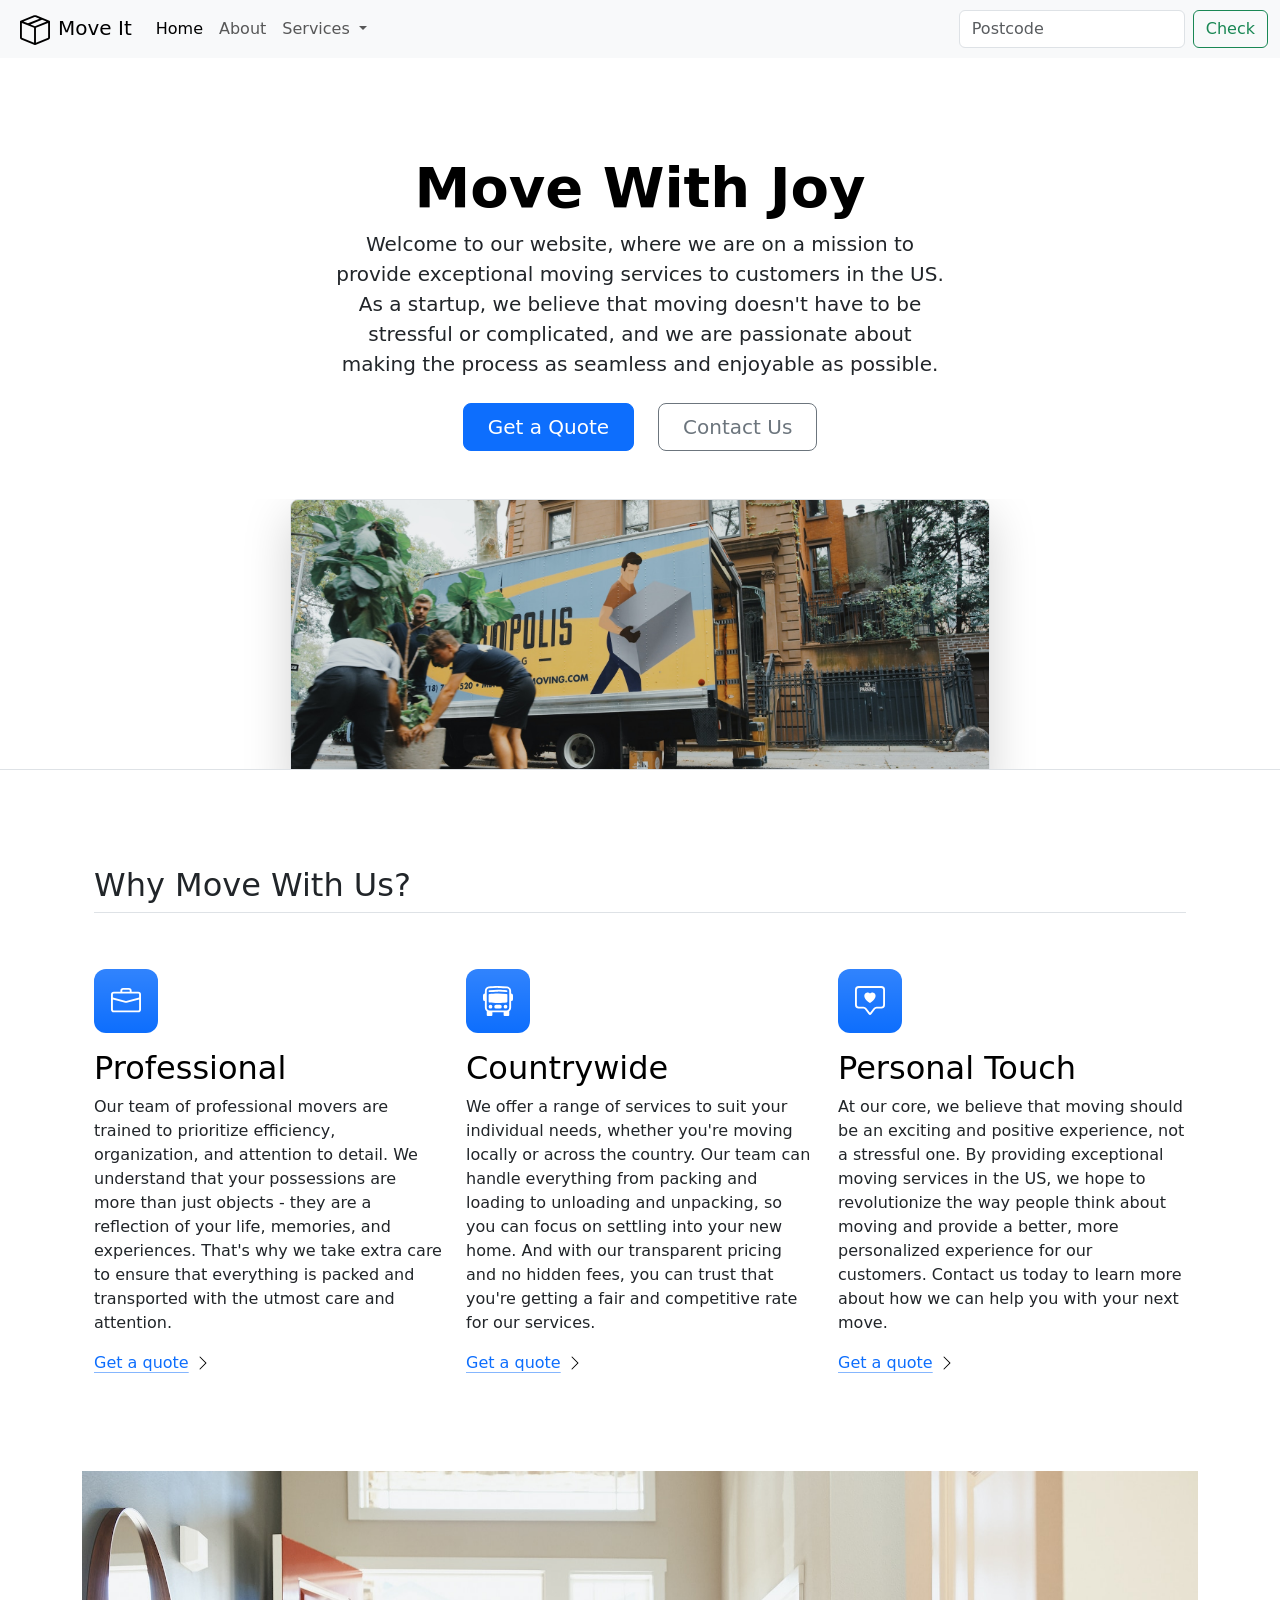
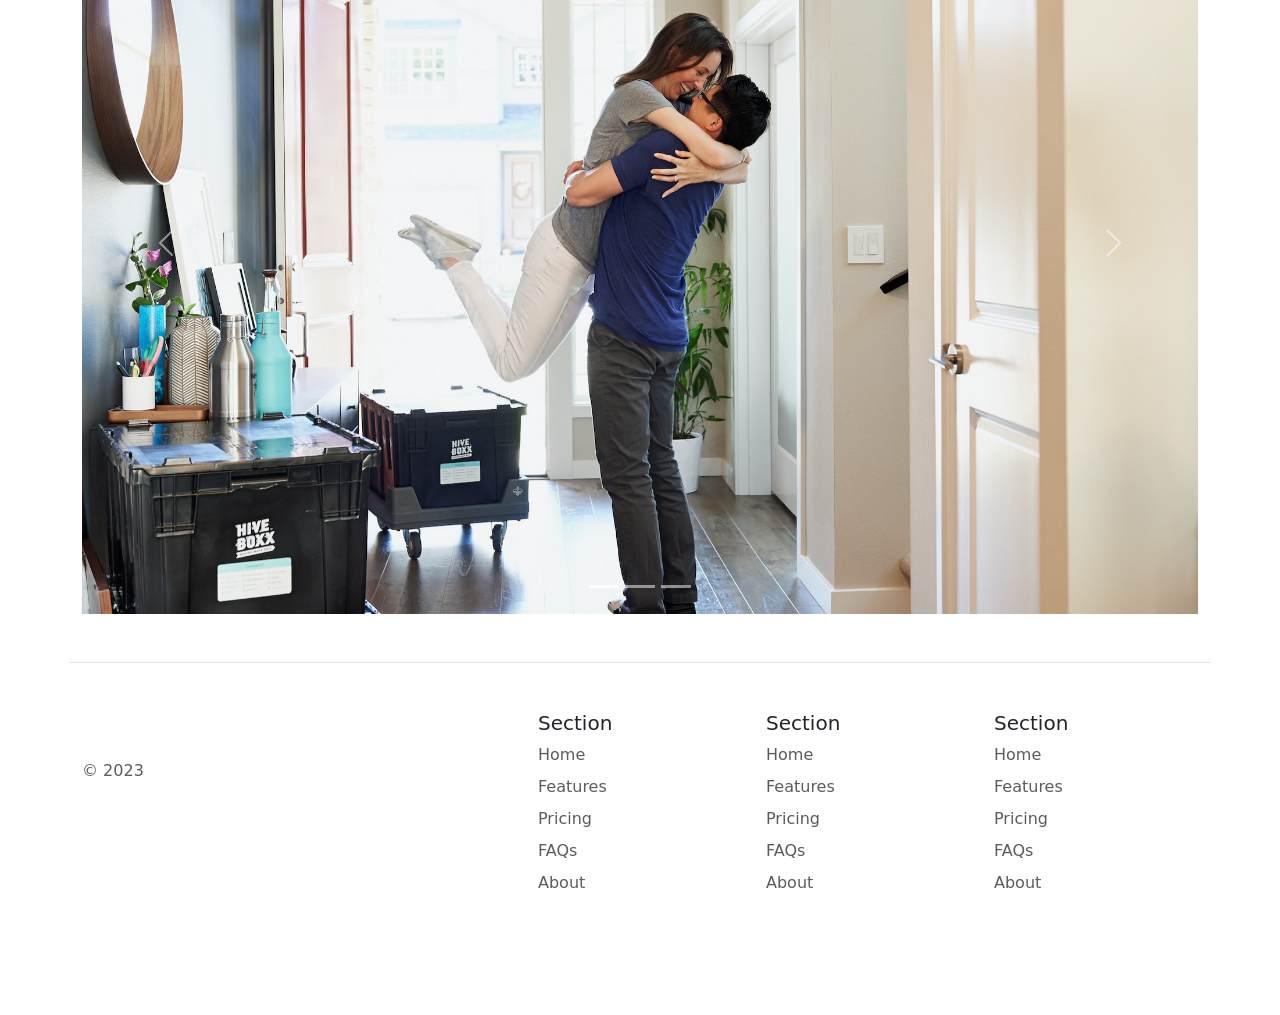
<file: Bootstrap Components/index.html>
<!DOCTYPE html>
<html lang="en" data-bs-theme="light">
  <head>
    <meta charset="UTF-8" />
    <meta name="viewport" content="width=device-width, initial-scale=1.0" />
    <title>Bootstrap Components</title>
    <link
      href="https://cdn.jsdelivr.net/npm/bootstrap@5.3.0-alpha2/dist/css/bootstrap.min.css"
      rel="stylesheet"
      integrity="sha384-aFq/bzH65dt+w6FI2ooMVUpc+21e0SRygnTpmBvdBgSdnuTN7QbdgL+OapgHtvPp"
      crossorigin="anonymous"
    />
    <style>
      .feature-icon {
        width: 4rem;
        height: 4rem;
        border-radius: 0.75rem;
      }
    </style>
  </head>

  <body>
    <nav class="navbar navbar-expand-lg bg-body-tertiary">
      <div class="container-fluid">
        <a class="navbar-brand" href="#"
          ><img  class="mx-2" src="./box-seam.svg" alt="box" height="30" />Move It</a
        >
        <button
          class="navbar-toggler"
          type="button"
          data-bs-toggle="collapse"
          data-bs-target="#navbarSupportedContent"
          aria-controls="navbarSupportedContent"
          aria-expanded="false"
          aria-label="Toggle navigation"
        >
          <span class="navbar-toggler-icon"></span>
        </button>
        <div class="collapse navbar-collapse" id="navbarSupportedContent">
          <ul class="navbar-nav me-auto mb-2 mb-lg-0">
            <li class="nav-item">
              <a class="nav-link active" aria-current="page" href="#">Home</a>
            </li>
            <li class="nav-item">
              <a class="nav-link" href="#">About</a>
            </li>
            <li class="nav-item dropdown">
              <a
                class="nav-link dropdown-toggle"
                href="#"
                role="button"
                data-bs-toggle="dropdown"
                aria-expanded="false"
              >
                Services
              </a>
              <ul class="dropdown-menu">
                <li><a class="dropdown-item" href="#">Action</a></li>
                <li><a class="dropdown-item" href="#">Another action</a></li>
                <li><hr class="dropdown-divider" /></li>
                <li>
                  <a class="dropdown-item" href="#">Something else here</a>
                </li>
              </ul>
            </li>
          </ul>
          <form class="d-flex" role="search">
            <input
              class="form-control me-2"
              type="search"
              placeholder="Postcode"
              aria-label="Search"
            />
            <button class="btn btn-outline-success" type="submit">Check</button>
          </form>
        </div>
      </div>
    </nav>

    <div class="px-4 pt-5 my-5 text-center border-bottom">
      <h1 class="display-4 fw-bold text-body-emphasis">Move With Joy</h1>
      <div class="col-lg-6 mx-auto">
        <p class="lead mb-4">
          Welcome to our website, where we are on a mission to provide
          exceptional moving services to customers in the US. As a startup, we
          believe that moving doesn't have to be stressful or complicated, and
          we are passionate about making the process as seamless and enjoyable
          as possible.
        </p>
        <div class="d-grid gap-2 d-sm-flex justify-content-sm-center mb-5">
          <button type="button" class="btn btn-primary btn-lg px-4 me-sm-3">
            Get a Quote
          </button>
          <button type="button" class="btn btn-outline-secondary btn-lg px-4">
            Contact Us
          </button>
        </div>
      </div>
      <div class="overflow-hidden" style="max-height: 30vh">
        <div class="container px-5">
          <img
            src="./moving-van.jpg"
            class="img-fluid border rounded-3 shadow-lg mb-4"
            alt="Example image"
            width="700"
            height="500"
            loading="lazy"
          />
        </div>
      </div>
    </div>

    <div class="container px-4 py-5" id="featured-3">
      <h2 class="pb-2 border-bottom">Why Move With Us?</h2>
      <div class="row g-4 py-5 row-cols-1 row-cols-lg-3">
        <div class="feature col">
          <div
            class="feature-icon d-inline-flex align-items-center justify-content-center text-bg-primary bg-gradient fs-2 mb-3"
          >
            <img src="./briefcase.svg" alt="briefcase" height="30" />
          </div>
          <h3 class="fs-2 text-body-emphasis">Professional</h3>
          <p>
            Our team of professional movers are trained to prioritize
            efficiency, organization, and attention to detail. We understand
            that your possessions are more than just objects - they are a
            reflection of your life, memories, and experiences. That's why we
            take extra care to ensure that everything is packed and transported
            with the utmost care and attention.
          </p>
          <a href="#" class="icon-link">
            Get a quote
            <img src="./chevron-right.svg" alt="chevron-right" />
          </a>
        </div>

        <div class="feature col">
          <div
            class="feature-icon d-inline-flex align-items-center justify-content-center text-bg-primary bg-gradient fs-2 mb-3"
          >
            <img src="./bus-front.svg" alt="bus-front" height="30" />
          </div>
          <h3 class="fs-2 text-body-emphasis">Countrywide</h3>
          <p>
            We offer a range of services to suit your individual needs, whether
            you're moving locally or across the country. Our team can handle
            everything from packing and loading to unloading and unpacking, so
            you can focus on settling into your new home. And with our
            transparent pricing and no hidden fees, you can trust that you're
            getting a fair and competitive rate for our services.
          </p>
          <a href="#" class="icon-link">
            Get a quote
            <img src="./chevron-right.svg" alt="chevron-right" />
          </a>
        </div>
        <div class="feature col">
          <div
            class="feature-icon d-inline-flex align-items-center justify-content-center text-bg-primary bg-gradient fs-2 mb-3"
          >
            <img
              src="./chat-square-heart.svg"
              alt="chat-square-heart"
              height="30"
            />
          </div>
          <h3 class="fs-2 text-body-emphasis">Personal Touch</h3>
          <p>
            At our core, we believe that moving should be an exciting and
            positive experience, not a stressful one. By providing exceptional
            moving services in the US, we hope to revolutionize the way people
            think about moving and provide a better, more personalized
            experience for our customers. Contact us today to learn more about
            how we can help you with your next move.
          </p>
          <a href="#" class="icon-link">
            Get a quote
            <img src="./chevron-right.svg" alt="chevron-right" />
          </a>
        </div>
      </div>
    </div>

    <div class="container">
      <div id="carouselExampleIndicators" class="carousel slide">
        <div class="carousel-indicators">
          <button
            type="button"
            data-bs-target="#carouselExampleIndicators"
            data-bs-slide-to="0"
            class="active"
            aria-current="true"
            aria-label="Slide 1"
          ></button>
          <button
            type="button"
            data-bs-target="#carouselExampleIndicators"
            data-bs-slide-to="1"
            aria-label="Slide 2"
          ></button>
          <button
            type="button"
            data-bs-target="#carouselExampleIndicators"
            data-bs-slide-to="2"
            aria-label="Slide 3"
          ></button>
        </div>
        <div class="carousel-inner">
          <div class="carousel-item active">
            <img src="./couple.jpg" class="d-block w-100" alt="couple" />
          </div>
          <div class="carousel-item">
            <img src="./dog.jpg" class="d-block w-100" alt="dog" />
          </div>
          <div class="carousel-item">
            <img src="./family.jpg" class="d-block w-100" alt="family" />
          </div>
        </div>
        <button
          class="carousel-control-prev"
          type="button"
          data-bs-target="#carouselExampleIndicators"
          data-bs-slide="prev"
        >
          <span class="carousel-control-prev-icon" aria-hidden="true"></span>
          <span class="visually-hidden">Previous</span>
        </button>
        <button
          class="carousel-control-next"
          type="button"
          data-bs-target="#carouselExampleIndicators"
          data-bs-slide="next"
        >
          <span class="carousel-control-next-icon" aria-hidden="true"></span>
          <span class="visually-hidden">Next</span>
        </button>
      </div>
    </div>

    <div class="container">
      <footer
        class="row row-cols-1 row-cols-sm-2 row-cols-md-5 py-5 my-5 border-top"
      >
        <div class="col mb-3">
          <a
            href="/"
            class="d-flex align-items-center mb-3 link-body-emphasis text-decoration-none"
          >
            <svg class="bi me-2" width="40" height="32">
              <use xlink:href="#bootstrap"></use>
            </svg>
          </a>
          <p class="text-body-secondary">© 2023</p>
        </div>

        <div class="col mb-3"></div>

        <div class="col mb-3">
          <h5>Section</h5>
          <ul class="nav flex-column">
            <li class="nav-item mb-2">
              <a href="#" class="nav-link p-0 text-body-secondary">Home</a>
            </li>
            <li class="nav-item mb-2">
              <a href="#" class="nav-link p-0 text-body-secondary">Features</a>
            </li>
            <li class="nav-item mb-2">
              <a href="#" class="nav-link p-0 text-body-secondary">Pricing</a>
            </li>
            <li class="nav-item mb-2">
              <a href="#" class="nav-link p-0 text-body-secondary">FAQs</a>
            </li>
            <li class="nav-item mb-2">
              <a href="#" class="nav-link p-0 text-body-secondary">About</a>
            </li>
          </ul>
        </div>

        <div class="col mb-3">
          <h5>Section</h5>
          <ul class="nav flex-column">
            <li class="nav-item mb-2">
              <a href="#" class="nav-link p-0 text-body-secondary">Home</a>
            </li>
            <li class="nav-item mb-2">
              <a href="#" class="nav-link p-0 text-body-secondary">Features</a>
            </li>
            <li class="nav-item mb-2">
              <a href="#" class="nav-link p-0 text-body-secondary">Pricing</a>
            </li>
            <li class="nav-item mb-2">
              <a href="#" class="nav-link p-0 text-body-secondary">FAQs</a>
            </li>
            <li class="nav-item mb-2">
              <a href="#" class="nav-link p-0 text-body-secondary">About</a>
            </li>
          </ul>
        </div>

        <div class="col mb-3">
          <h5>Section</h5>
          <ul class="nav flex-column">
            <li class="nav-item mb-2">
              <a href="#" class="nav-link p-0 text-body-secondary">Home</a>
            </li>
            <li class="nav-item mb-2">
              <a href="#" class="nav-link p-0 text-body-secondary">Features</a>
            </li>
            <li class="nav-item mb-2">
              <a href="#" class="nav-link p-0 text-body-secondary">Pricing</a>
            </li>
            <li class="nav-item mb-2">
              <a href="#" class="nav-link p-0 text-body-secondary">FAQs</a>
            </li>
            <li class="nav-item mb-2">
              <a href="#" class="nav-link p-0 text-body-secondary">About</a>
            </li>
          </ul>
        </div>
      </footer>
    </div>

    <script
      src="https://cdn.jsdelivr.net/npm/bootstrap@5.3.3/dist/js/bootstrap.bundle.min.js"
      integrity="sha384-YvpcrYf0tY3lHB60NNkmXc5s9fDVZLESaAA55NDzOxhy9GkcIdslK1eN7N6jIeHz"
      crossorigin="anonymous"
    ></script>
  </body>
</html>
</file>
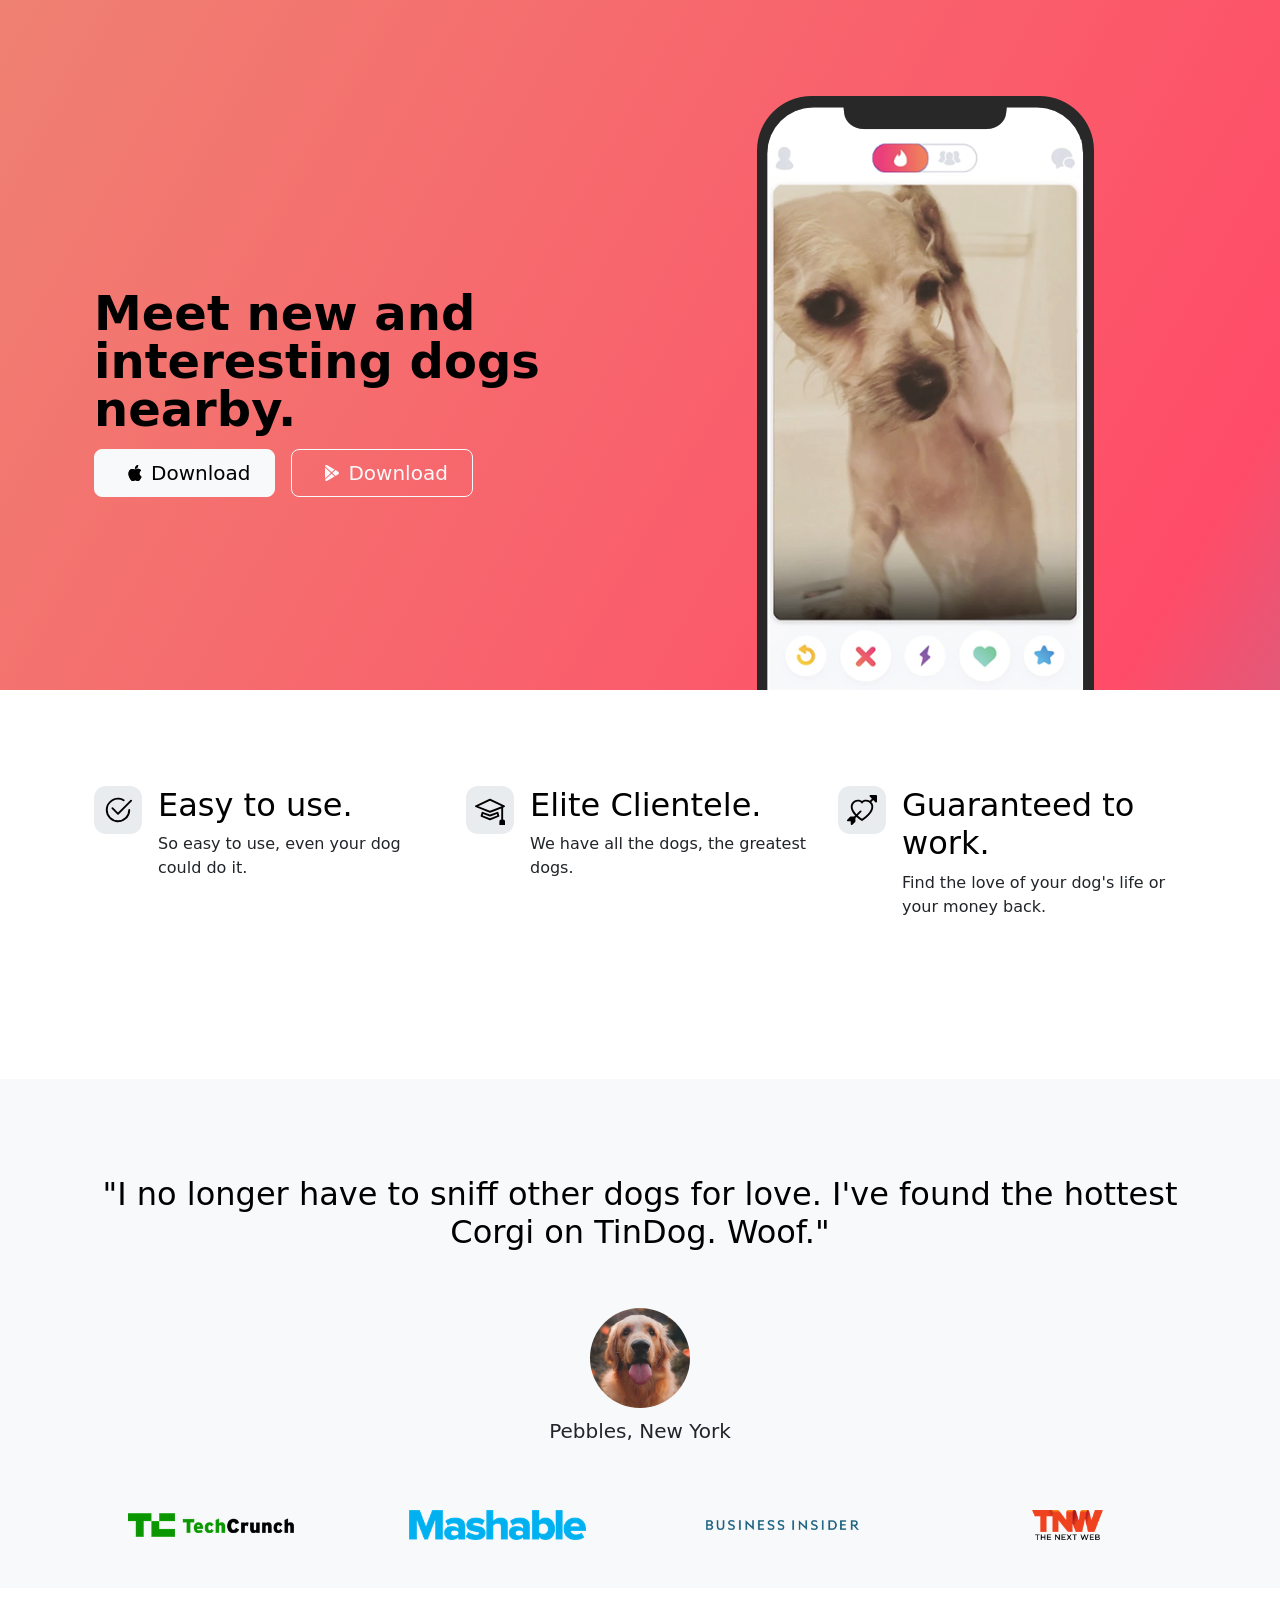
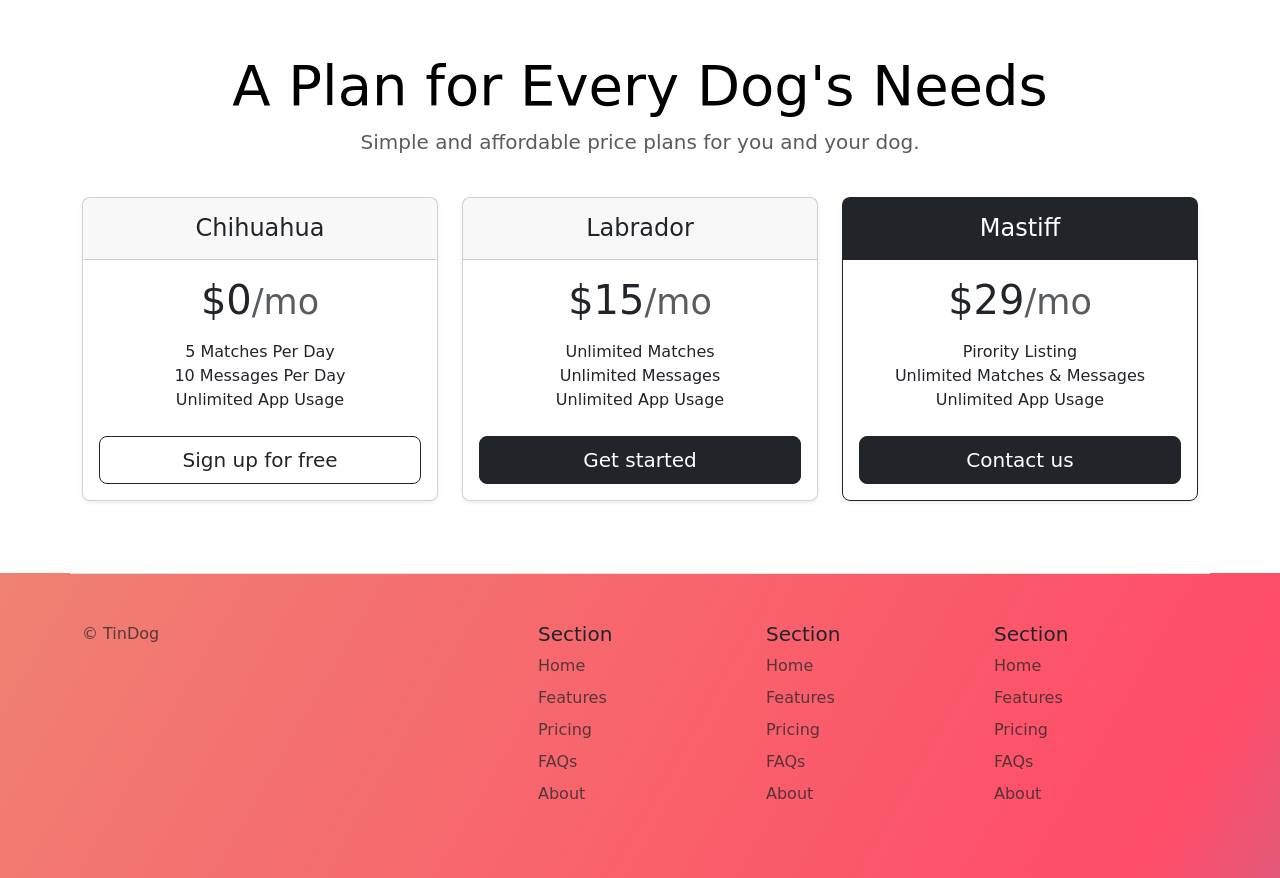
<file: TinDog Project/index.html>
<!DOCTYPE html>
<html lang="en">

<head>
  <meta charset="UTF-8">
  <meta name="viewport" content="width=device-width, initial-scale=1.0">
  <title>TinDog</title>
  <link href="https://cdn.jsdelivr.net/npm/bootstrap@5.3.3/dist/css/bootstrap.min.css" rel="stylesheet" integrity="sha384-QWTKZyjpPEjISv5WaRU9OFeRpok6YctnYmDr5pNlyT2bRjXh0JMhjY6hW+ALEwIH" crossorigin="anonymous">
  <link rel="stylesheet" href="css/style.css">
</head>

<body>

  <!-- Title -->
  <section id="title" class="gradient-background">
    <div class="container col-xxl-8 px-4 pt-5">
      <div class="row flex-lg-row-reverse align-items-center g-5 pt-5">
        <div class="col-10 col-sm-8 col-lg-6">
          <img src="./images/iphone.png" class="d-block mx-lg-auto img-fluid" alt="app demo" height="150"/>
        </div>
        <div class="col-lg-6">
          <h1 class="display-5 fw-bold text-body-emphasis lh-1 mb-3">Meet new and interesting dogs nearby.</h1>
          <div class="d-grid gap-2 d-md-flex justify-content-md-start">
            <button type="button" class="btn btn-light btn-lg px-4 me-md-2">
            <svg xmlns="http://www.w3.org/2000/svg" width="16" height="16" fill="currentColor" class="bi bi-apple mb-1 mx-2" viewBox="0 0 16 16">
              <path d="M11.182.008C11.148-.03 9.923.023 8.857 1.18c-1.066 1.156-.902 2.482-.878 2.516.024.034 1.52.087 2.475-1.258.955-1.345.762-2.391.728-2.43Zm3.314 11.733c-.048-.096-2.325-1.234-2.113-3.422.212-2.189 1.675-2.789 1.698-2.854.023-.065-.597-.79-1.254-1.157a3.692 3.692 0 0 0-1.563-.434c-.108-.003-.483-.095-1.254.116-.508.139-1.653.589-1.968.607-.316.018-1.256-.522-2.267-.665-.647-.125-1.333.131-1.824.328-.49.196-1.422.754-2.074 2.237-.652 1.482-.311 3.83-.067 4.56.244.729.625 1.924 1.273 2.796.576.984 1.34 1.667 1.659 1.899.319.232 1.219.386 1.843.067.502-.308 1.408-.485 1.766-.472.357.013 1.061.154 1.782.539.571.197 1.111.115 1.652-.105.541-.221 1.324-1.059 2.238-2.758.347-.79.505-1.217.473-1.282Z" />
              <path d="M11.182.008C11.148-.03 9.923.023 8.857 1.18c-1.066 1.156-.902 2.482-.878 2.516.024.034 1.52.087 2.475-1.258.955-1.345.762-2.391.728-2.43Zm3.314 11.733c-.048-.096-2.325-1.234-2.113-3.422.212-2.189 1.675-2.789 1.698-2.854.023-.065-.597-.79-1.254-1.157a3.692 3.692 0 0 0-1.563-.434c-.108-.003-.483-.095-1.254.116-.508.139-1.653.589-1.968.607-.316.018-1.256-.522-2.267-.665-.647-.125-1.333.131-1.824.328-.49.196-1.422.754-2.074 2.237-.652 1.482-.311 3.83-.067 4.56.244.729.625 1.924 1.273 2.796.576.984 1.34 1.667 1.659 1.899.319.232 1.219.386 1.843.067.502-.308 1.408-.485 1.766-.472.357.013 1.061.154 1.782.539.571.197 1.111.115 1.652-.105.541-.221 1.324-1.059 2.238-2.758.347-.79.505-1.217.473-1.282Z" />
            </svg>Download</button>
            <button type="button" class="btn btn-outline-light btn-lg px-4">
            <svg xmlns="http://www.w3.org/2000/svg" width="16" height="16" fill="currentColor" class="bi bi-google-play mb-1 mx-2" viewBox="0 0 16 16">
              <path d="M14.222 9.374c1.037-.61 1.037-2.137 0-2.748L11.528 5.04 8.32 8l3.207 2.96 2.694-1.586Zm-3.595 2.116L7.583 8.68 1.03 14.73c.201 1.029 1.36 1.61 2.303 1.055l7.294-4.295ZM1 13.396V2.603L6.846 8 1 13.396ZM1.03 1.27l6.553 6.05 3.044-2.81L3.333.215C2.39-.341 1.231.24 1.03 1.27Z" />
            </svg>Download</button>
          </div>
        </div>
      </div>
    </div>
  </section>

  <!-- Features -->
  <section id="features">
    <div class="container px-4 py-5" id="hanging-icons">
      <div class="row g-4 py-5 row-cols-1 row-cols-lg-3">
        <div class="col d-flex align-items-start">
          <div class="icon-square text-body-emphasis bg-body-secondary d-inline-flex align-items-center justify-content-center fs-4 flex-shrink-0 me-3">
            <svg xmlns="http://www.w3.org/2000/svg" height="30" fill="currentColor" class="bi bi-check2-circle" viewBox="0 0 16 16">
              <path d="M2.5 8a5.5 5.5 0 0 1 8.25-4.764.5.5 0 0 0 .5-.866A6.5 6.5 0 1 0 14.5 8a.5.5 0 0 0-1 0 5.5 5.5 0 1 1-11 0z" />
              <path d="M15.354 3.354a.5.5 0 0 0-.708-.708L8 9.293 5.354 6.646a.5.5 0 1 0-.708.708l3 3a.5.5 0 0 0 .708 0l7-7z" />
            </svg>
          </div>
          <div>
            <h3 class="fs-2 text-body-emphasis">Easy to use.</h3>
            <p>So easy to use, even your dog could do it.</p>
          </div>
        </div>
        <div class="col d-flex align-items-start">
          <div class="icon-square text-body-emphasis bg-body-secondary d-inline-flex align-items-center justify-content-center fs-4 flex-shrink-0 me-3">
            <svg xmlns="http://www.w3.org/2000/svg" height="30" fill="currentColor" class="bi bi-mortarboard" viewBox="0 0 16 16">
              <path d="M8.211 2.047a.5.5 0 0 0-.422 0l-7.5 3.5a.5.5 0 0 0 .025.917l7.5 3a.5.5 0 0 0 .372 0L14 7.14V13a1 1 0 0 0-1 1v2h3v-2a1 1 0 0 0-1-1V6.739l.686-.275a.5.5 0 0 0 .025-.917l-7.5-3.5ZM8 8.46 1.758 5.965 8 3.052l6.242 2.913L8 8.46Z"/>
              <path d="M4.176 9.032a.5.5 0 0 0-.656.327l-.5 1.7a.5.5 0 0 0 .294.605l4.5 1.8a.5.5 0 0 0 .372 0l4.5-1.8a.5.5 0 0 0 .294-.605l-.5-1.7a.5.5 0 0 0-.656-.327L8 10.466 4.176 9.032Zm-.068 1.873.22-.748 3.496 1.311a.5.5 0 0 0 .352 0l3.496-1.311.22.748L8 12.46l-3.892-1.556Z"/>
            </svg>
          </div>
          <div>
            <h3 class="fs-2 text-body-emphasis">Elite Clientele.</h3>
            <p>We have all the dogs, the greatest dogs.</p>
          </div>
        </div>
        <div class="col d-flex align-items-start">
          <div class="icon-square text-body-emphasis bg-body-secondary d-inline-flex align-items-center justify-content-center fs-4 flex-shrink-0 me-3">
            <svg xmlns="http://www.w3.org/2000/svg" height="30" fill="currentColor" class="bi bi-arrow-through-heart" viewBox="0 0 16 16">
              <path fill-rule="evenodd" d="M2.854 15.854A.5.5 0 0 1 2 15.5V14H.5a.5.5 0 0 1-.354-.854l1.5-1.5A.5.5 0 0 1 2 11.5h1.793l.53-.53c-.771-.802-1.328-1.58-1.704-2.32-.798-1.575-.775-2.996-.213-4.092C3.426 2.565 6.18 1.809 8 3.233c1.25-.98 2.944-.928 4.212-.152L13.292 2 12.147.854A.5.5 0 0 1 12.5 0h3a.5.5 0 0 1 .5.5v3a.5.5 0 0 1-.854.354L14 2.707l-1.006 1.006c.236.248.44.531.6.845.562 1.096.585 2.517-.213 4.092-.793 1.563-2.395 3.288-5.105 5.08L8 13.912l-.276-.182a21.86 21.86 0 0 1-2.685-2.062l-.539.54V14a.5.5 0 0 1-.146.354l-1.5 1.5Zm2.893-4.894A20.419 20.419 0 0 0 8 12.71c2.456-1.666 3.827-3.207 4.489-4.512.679-1.34.607-2.42.215-3.185-.817-1.595-3.087-2.054-4.346-.761L8 4.62l-.358-.368c-1.259-1.293-3.53-.834-4.346.761-.392.766-.464 1.845.215 3.185.323.636.815 1.33 1.519 2.065l1.866-1.867a.5.5 0 1 1 .708.708L5.747 10.96Z" />
            </svg>
          </div>
          <div>
            <h3 class="fs-2 text-body-emphasis">Guaranteed to work.</h3>
            <p>Find the love of your dog's life or your money back.</p>
          </div>
        </div>
      </div>
    </div>
  </section>

  <!-- Testimonial -->
  <section id="testimonial">
    <div class="my-5">
      <div class="p-5 text-center bg-body-tertiary">
        <div class="container py-5">
          <h2 class="text-body-emphasis">"I no longer have to sniff other dogs for love. I've found the hottest Corgi on TinDog. Woof."</h2>
          <img class="profile-img mt-5" src="./images/dog-img.jpg" alt="dog"/>
          <p class="col-lg-8 mx-auto lead mt-2">
            Pebbles, New York
          </p>
        </div>

        <div class="container">
          <div class="row">
            <div class="col-lg-3 col-sm-12">
              <img src="./images/techcrunch.png" alt="techcrunch" height="30"/>
            </div>
            <div class="col-lg-3 col-sm-12">
              <img src="./images/mashable.png" alt="mashable" height="30"/>
            </div>
            <div class="col-lg-3 col-sm-12">
              <img src="./images/bizinsider.png" alt="bizinsider" height="30"/>
            </div>
            <div class="col-lg-3 col-sm-12">
              <img src="./images/tnw.png" alt="tnw" height="30"/>
            </div>
          </div>
        </div>
      </div>
    </div>
  </section>

  <!-- Pricing -->
  <section id="pricing">
    <div class="container">
      <div class="pricing-header p-3 pb-md-4 mx-auto text-center">
        <h2 class="display-4 fw-normal text-body-emphasis">A Plan for Every Dog's Needs</h2>
        <p class="fs-5 text-body-secondary">Simple and affordable price plans for you and your dog.</p>
      </div>
      <div class="row row-cols-1 row-cols-md-3 mb-3 text-center">
        <div class="col">
          <div class="card mb-4 rounded-3 shadow-sm">
            <div class="card-header py-3">
              <h4 class="my-0 fw-normal">Chihuahua</h4>
            </div>
            <div class="card-body">
              <h1 class="card-title pricing-card-title">$0<small class="text-body-secondary fw-light">/mo</small></h1>
              <ul class="list-unstyled mt-3 mb-4">
                <li>5 Matches Per Day</li>
                <li>10 Messages Per Day</li>
                <li>Unlimited App Usage</li>
              </ul>
              <button type="button" class="w-100 btn btn-lg btn-outline-dark">Sign up for free</button>
            </div>
          </div>
        </div>
        <div class="col">
          <div class="card mb-4 rounded-3 shadow-sm">
            <div class="card-header py-3">
              <h4 class="my-0 fw-normal">Labrador</h4>
            </div>
            <div class="card-body">
              <h1 class="card-title pricing-card-title">$15<small class="text-body-secondary fw-light">/mo</small></h1>
              <ul class="list-unstyled mt-3 mb-4">
                <li>Unlimited Matches</li>
                <li>Unlimited Messages</li>
                <li>Unlimited App Usage</li>
              </ul>
              <button type="button" class="w-100 btn btn-lg btn-dark">Get started</button>
            </div>
          </div>
        </div>
        <div class="col">
          <div class="card mb-4 rounded-3 shadow-sm border-dark">
            <div class="card-header py-3 text-bg-dark border-dark">
              <h4 class="my-0 fw-normal">Mastiff</h4>
            </div>
            <div class="card-body">
              <h1 class="card-title pricing-card-title">$29<small class="text-body-secondary fw-light">/mo</small></h1>
              <ul class="list-unstyled mt-3 mb-4">
                <li>Pirority Listing</li>
                <li>Unlimited Matches & Messages</li>
                <li>Unlimited App Usage</li>
              </ul>
              <button type="button" class="w-100 btn btn-lg btn-dark">Contact us</button>
            </div>
          </div>
        </div>
      </div>
    </div>
  </section>

  <!-- Footer -->
  <section id="footer" class="gradient-background">
    <div class="container">
      <footer class="row row-cols-1 row-cols-sm-2 row-cols-md-5 py-5 mt-5 border-top">
        <div class="col mb-3">
          <p class="text-body-secondary">© TinDog</p>
        </div>
        <div class="col mb-3">
        </div>
        <div class="col mb-3">
          <h5>Section</h5>
          <ul class="nav flex-column">
            <li class="nav-item mb-2"><a href="#" class="nav-link p-0 text-body-secondary">Home</a></li>
            <li class="nav-item mb-2"><a href="#" class="nav-link p-0 text-body-secondary">Features</a></li>
            <li class="nav-item mb-2"><a href="#" class="nav-link p-0 text-body-secondary">Pricing</a></li>
            <li class="nav-item mb-2"><a href="#" class="nav-link p-0 text-body-secondary">FAQs</a></li>
            <li class="nav-item mb-2"><a href="#" class="nav-link p-0 text-body-secondary">About</a></li>
          </ul>
        </div>
    
        <div class="col mb-3">
          <h5>Section</h5>
          <ul class="nav flex-column">
            <li class="nav-item mb-2"><a href="#" class="nav-link p-0 text-body-secondary">Home</a></li>
            <li class="nav-item mb-2"><a href="#" class="nav-link p-0 text-body-secondary">Features</a></li>
            <li class="nav-item mb-2"><a href="#" class="nav-link p-0 text-body-secondary">Pricing</a></li>
            <li class="nav-item mb-2"><a href="#" class="nav-link p-0 text-body-secondary">FAQs</a></li>
            <li class="nav-item mb-2"><a href="#" class="nav-link p-0 text-body-secondary">About</a></li>
          </ul>
        </div>
    
        <div class="col mb-3">
          <h5>Section</h5>
          <ul class="nav flex-column">
            <li class="nav-item mb-2"><a href="#" class="nav-link p-0 text-body-secondary">Home</a></li>
            <li class="nav-item mb-2"><a href="#" class="nav-link p-0 text-body-secondary">Features</a></li>
            <li class="nav-item mb-2"><a href="#" class="nav-link p-0 text-body-secondary">Pricing</a></li>
            <li class="nav-item mb-2"><a href="#" class="nav-link p-0 text-body-secondary">FAQs</a></li>
            <li class="nav-item mb-2"><a href="#" class="nav-link p-0 text-body-secondary">About</a></li>
          </ul>
        </div>
      </footer>
    </div>
  </section>
</body>

</html>
</file>
<file: TinDog Project/css/style.css>
.gradient-background {
  background: linear-gradient(300deg, #00bfff, #ff4c68, #ef8172);
  background-size: 180% 180%;
  animation: gradient-animation 18s ease infinite;
}

.profile-img {
  height: 100px;
  border-radius: 50%;
}

@keyframes gradient-animation {
  0% {
    background-position: 0% 50%;
  }
  50% {
    background-position: 100% 50%;
  }
  100% {
    background-position: 0% 50%;
  }
}

.icon-square {
  width: 3rem;
  height: 3rem;
  border-radius: 0.75rem;
}
</file>
